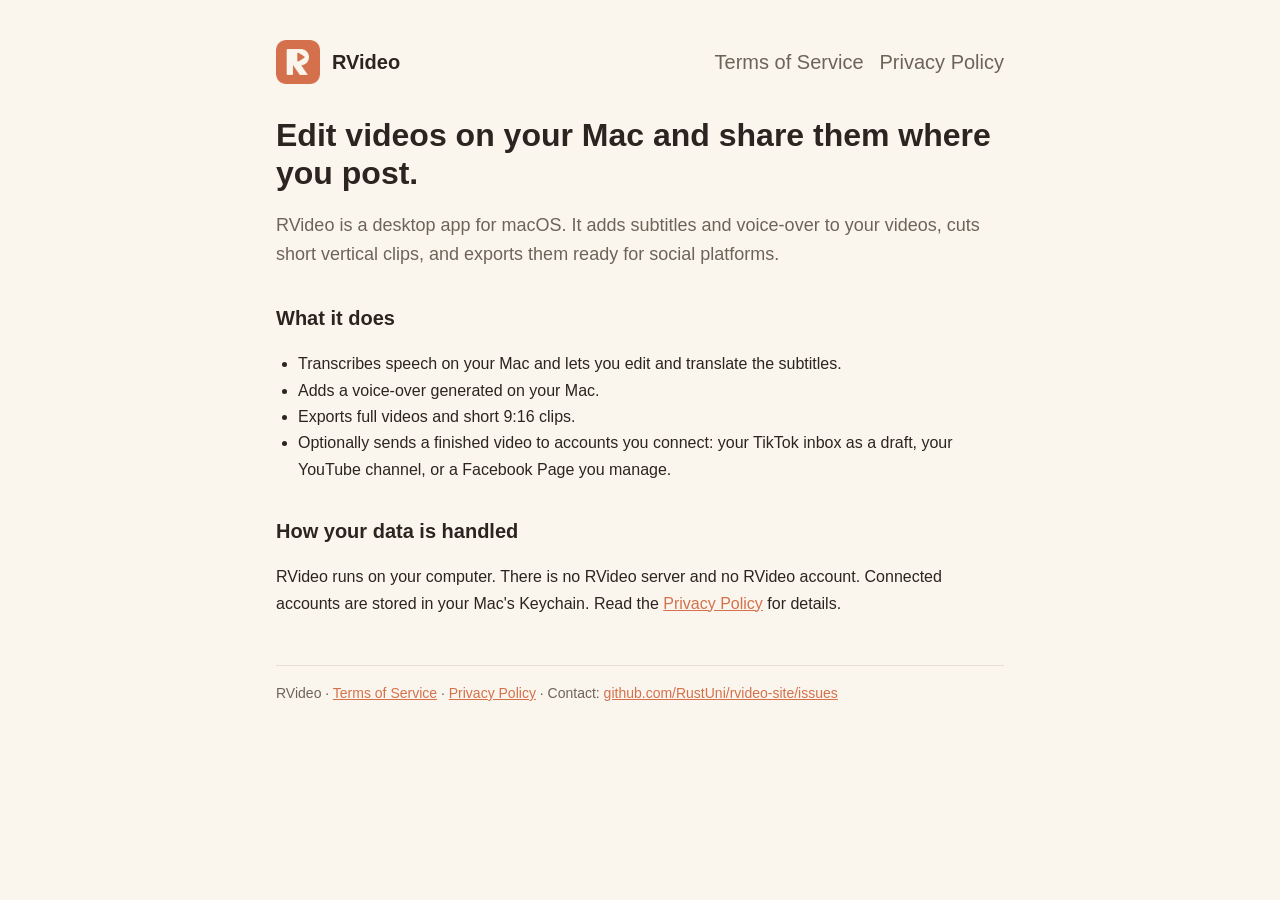
<file: index.html>
<!doctype html>
<html lang="en">
<head>
  <meta charset="utf-8">
  <meta name="viewport" content="width=device-width, initial-scale=1">
  <title>RVideo</title>
  <meta name="description" content="RVideo is a macOS desktop video editor for subtitles, voice-over and short clips.">
  <link rel="icon" href="logo.png">
  <link rel="stylesheet" href="style.css">
</head>
<body>
<main>
  <header>
    <img src="logo.png" alt="RVideo logo">
    <a href="index.html">RVideo</a>
    <nav><a href="terms.html">Terms of Service</a><a href="privacy.html">Privacy Policy</a></nav>
  </header>

  <h1>Edit videos on your Mac and share them where you post.</h1>
  <p class="lead">RVideo is a desktop app for macOS. It adds subtitles and voice-over to your videos,
    cuts short vertical clips, and exports them ready for social platforms.</p>

  <h2>What it does</h2>
  <ul>
    <li>Transcribes speech on your Mac and lets you edit and translate the subtitles.</li>
    <li>Adds a voice-over generated on your Mac.</li>
    <li>Exports full videos and short 9:16 clips.</li>
    <li>Optionally sends a finished video to accounts you connect: your TikTok inbox as a draft,
      your YouTube channel, or a Facebook Page you manage.</li>
  </ul>

  <h2>How your data is handled</h2>
  <p>RVideo runs on your computer. There is no RVideo server and no RVideo account.
    Connected accounts are stored in your Mac's Keychain. Read the
    <a href="privacy.html">Privacy Policy</a> for details.</p>

  <footer>RVideo &middot; <a href="terms.html">Terms of Service</a> &middot; <a href="privacy.html">Privacy Policy</a> &middot; Contact: <a href="https://github.com/RustUni/rvideo-site/issues">github.com/RustUni/rvideo-site/issues</a></footer>
</main>
</body>
</html>
</file>
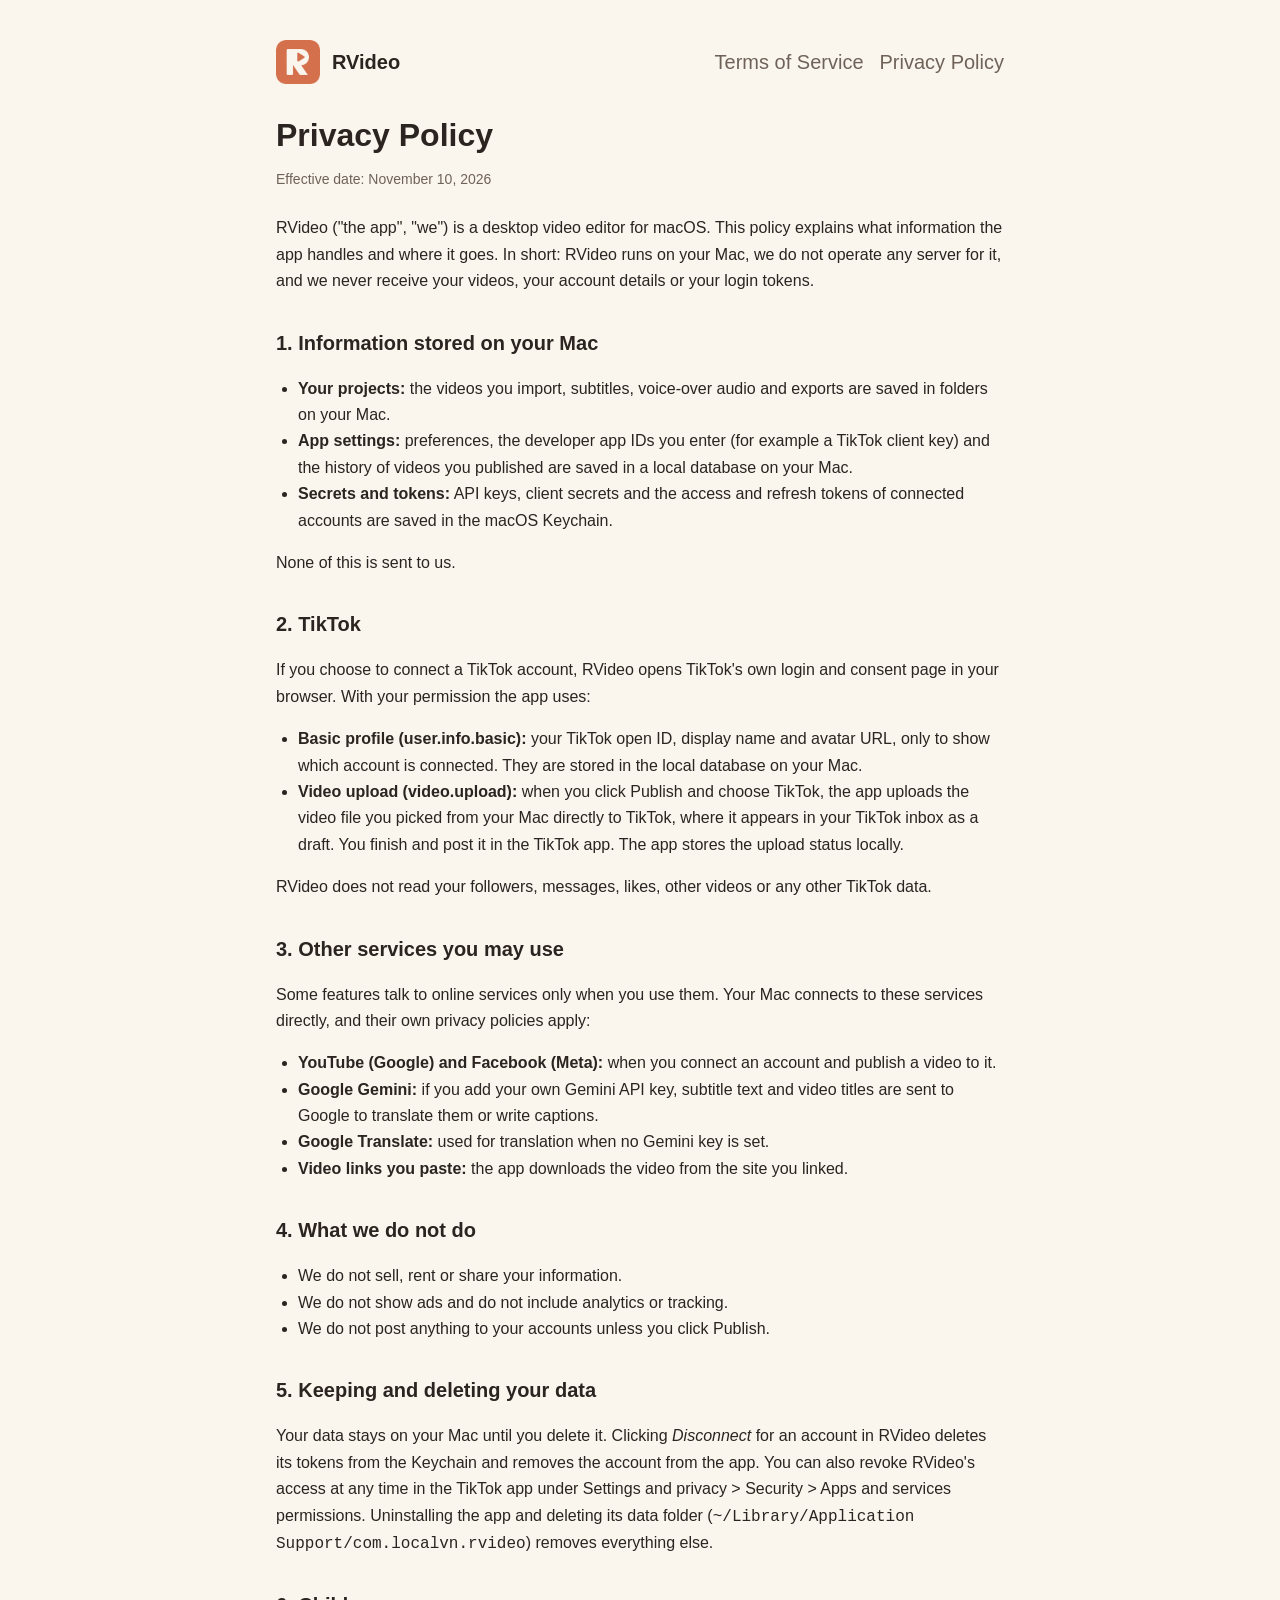
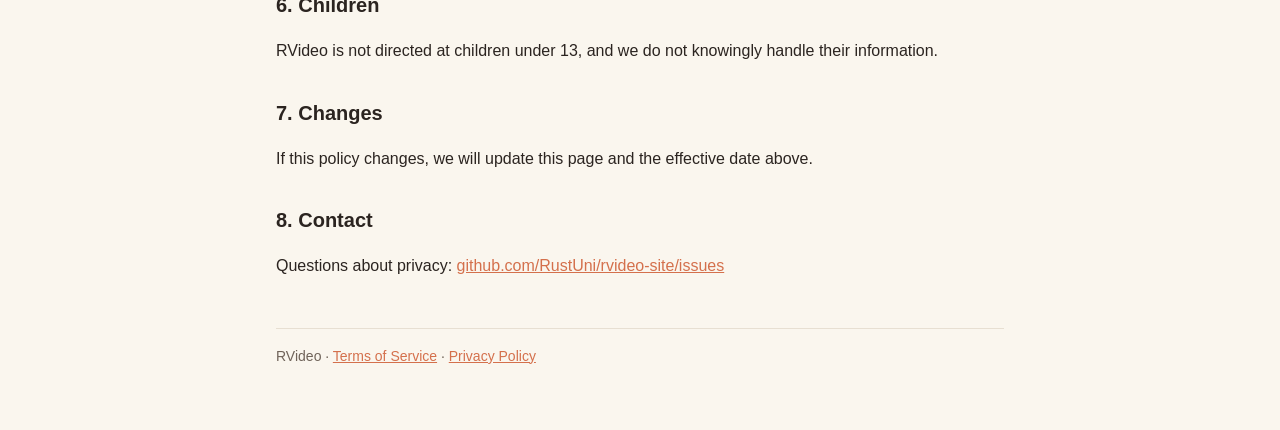
<file: privacy.html>
<!doctype html>
<html lang="en">
<head>
  <meta charset="utf-8">
  <meta name="viewport" content="width=device-width, initial-scale=1">
  <title>RVideo Privacy Policy</title>
  <link rel="icon" href="logo.png">
  <link rel="stylesheet" href="style.css">
</head>
<body>
<main>
  <header>
    <img src="logo.png" alt="RVideo logo">
    <a href="index.html">RVideo</a>
    <nav><a href="terms.html">Terms of Service</a><a href="privacy.html">Privacy Policy</a></nav>
  </header>

  <h1>Privacy Policy</h1>
  <p class="meta">Effective date: November 10, 2026</p>

  <p>RVideo ("the app", "we") is a desktop video editor for macOS. This policy explains what
    information the app handles and where it goes. In short: RVideo runs on your Mac, we do not
    operate any server for it, and we never receive your videos, your account details or your
    login tokens.</p>

  <h2>1. Information stored on your Mac</h2>
  <ul>
    <li><strong>Your projects:</strong> the videos you import, subtitles, voice-over audio and exports are
      saved in folders on your Mac.</li>
    <li><strong>App settings:</strong> preferences, the developer app IDs you enter (for example a TikTok
      client key) and the history of videos you published are saved in a local database on your Mac.</li>
    <li><strong>Secrets and tokens:</strong> API keys, client secrets and the access and refresh tokens
      of connected accounts are saved in the macOS Keychain.</li>
  </ul>
  <p>None of this is sent to us.</p>

  <h2>2. TikTok</h2>
  <p>If you choose to connect a TikTok account, RVideo opens TikTok's own login and consent page in
    your browser. With your permission the app uses:</p>
  <ul>
    <li><strong>Basic profile (user.info.basic):</strong> your TikTok open ID, display name and avatar
      URL, only to show which account is connected. They are stored in the local database on your Mac.</li>
    <li><strong>Video upload (video.upload):</strong> when you click Publish and choose TikTok, the app
      uploads the video file you picked from your Mac directly to TikTok, where it appears in your TikTok
      inbox as a draft. You finish and post it in the TikTok app. The app stores the upload status locally.</li>
  </ul>
  <p>RVideo does not read your followers, messages, likes, other videos or any other TikTok data.</p>

  <h2>3. Other services you may use</h2>
  <p>Some features talk to online services only when you use them. Your Mac connects to these services
    directly, and their own privacy policies apply:</p>
  <ul>
    <li><strong>YouTube (Google) and Facebook (Meta):</strong> when you connect an account and publish a
      video to it.</li>
    <li><strong>Google Gemini:</strong> if you add your own Gemini API key, subtitle text and video titles
      are sent to Google to translate them or write captions.</li>
    <li><strong>Google Translate:</strong> used for translation when no Gemini key is set.</li>
    <li><strong>Video links you paste:</strong> the app downloads the video from the site you linked.</li>
  </ul>

  <h2>4. What we do not do</h2>
  <ul>
    <li>We do not sell, rent or share your information.</li>
    <li>We do not show ads and do not include analytics or tracking.</li>
    <li>We do not post anything to your accounts unless you click Publish.</li>
  </ul>

  <h2>5. Keeping and deleting your data</h2>
  <p>Your data stays on your Mac until you delete it. Clicking <em>Disconnect</em> for an account in
    RVideo deletes its tokens from the Keychain and removes the account from the app. You can also
    revoke RVideo's access at any time in the TikTok app under Settings and privacy &gt; Security &gt;
    Apps and services permissions. Uninstalling the app and deleting its data folder
    (<code>~/Library/Application Support/com.localvn.rvideo</code>) removes everything else.</p>

  <h2>6. Children</h2>
  <p>RVideo is not directed at children under 13, and we do not knowingly handle their information.</p>

  <h2>7. Changes</h2>
  <p>If this policy changes, we will update this page and the effective date above.</p>

  <h2>8. Contact</h2>
  <p>Questions about privacy: <a href="https://github.com/RustUni/rvideo-site/issues">github.com/RustUni/rvideo-site/issues</a></p>

  <footer>RVideo &middot; <a href="terms.html">Terms of Service</a> &middot; <a href="privacy.html">Privacy Policy</a></footer>
</main>
</body>
</html>
</file>
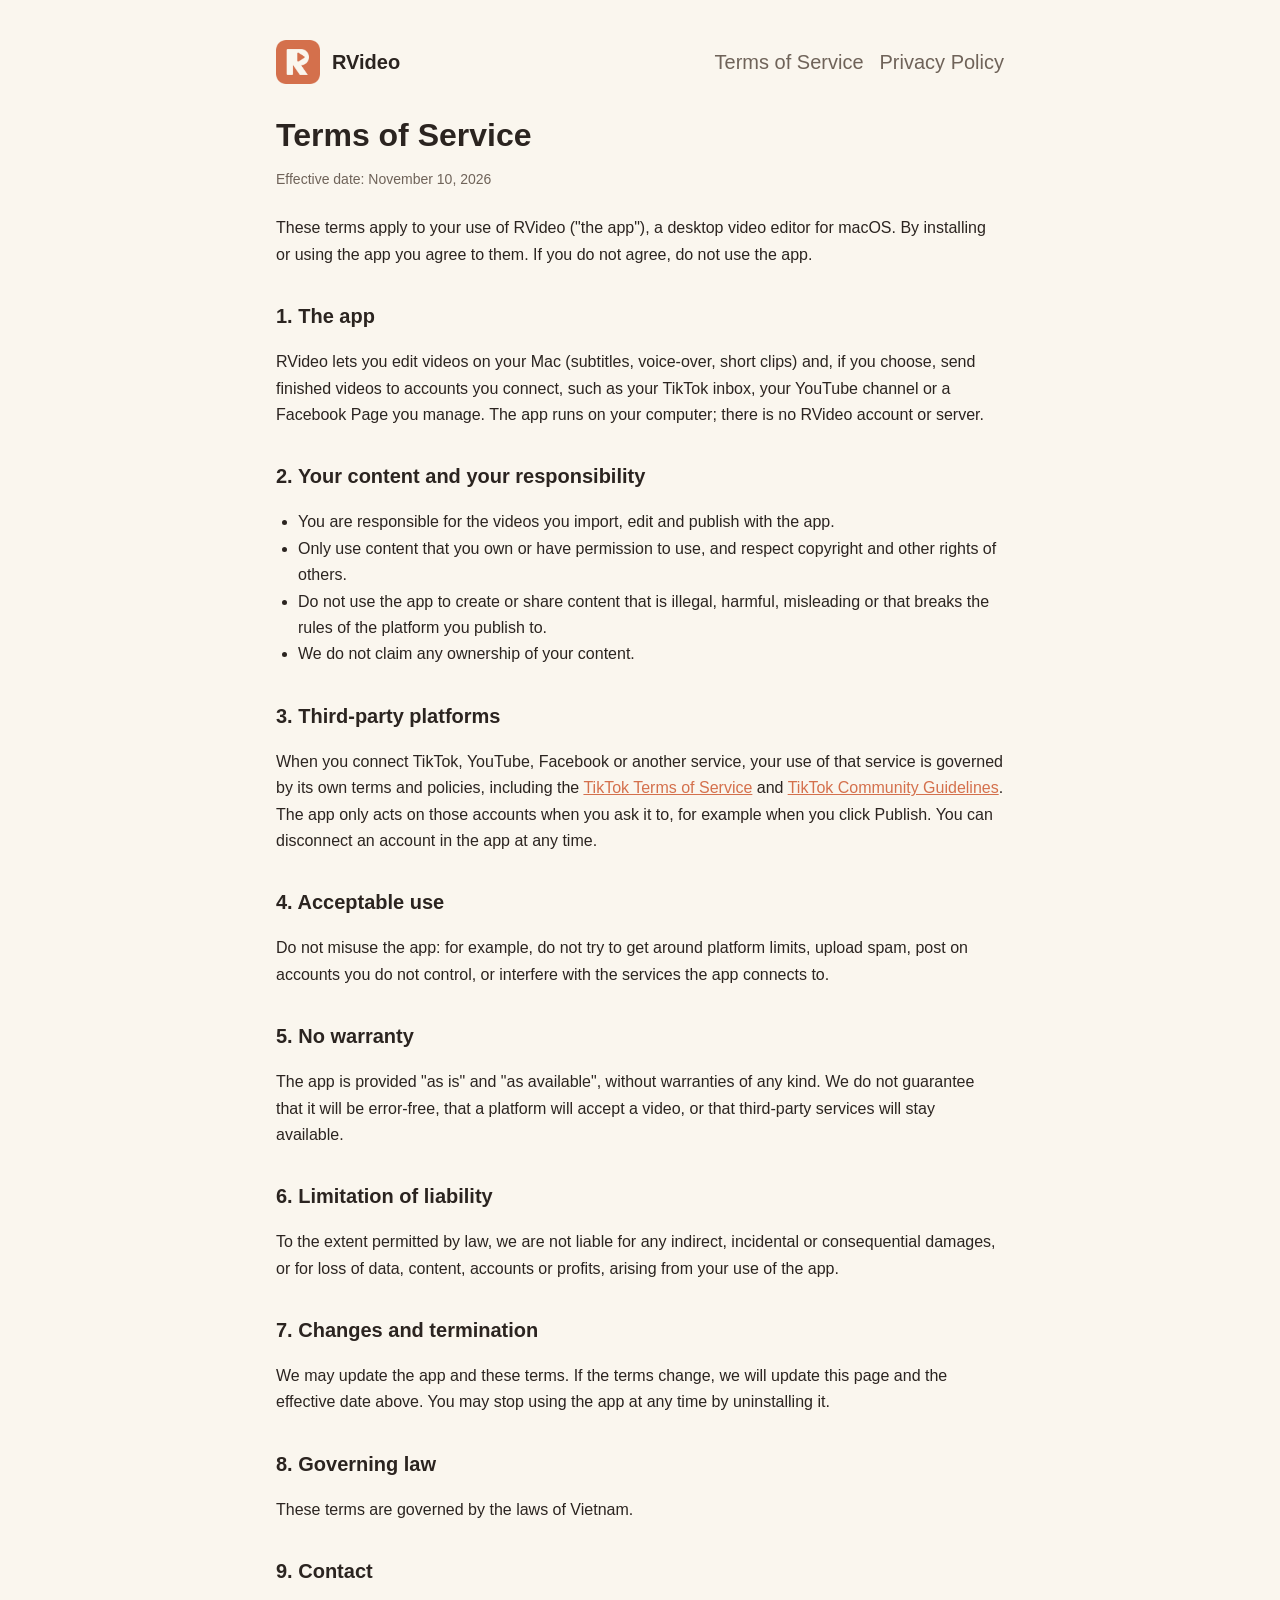
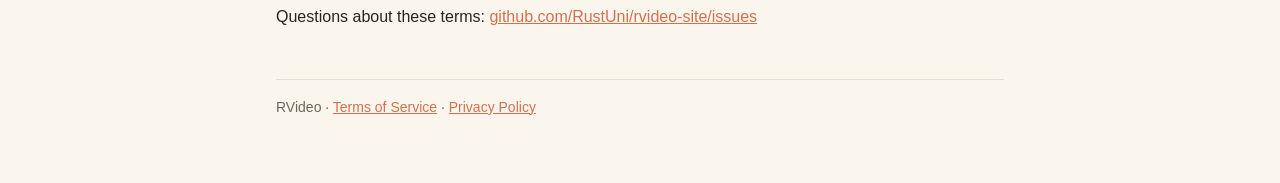
<file: terms.html>
<!doctype html>
<html lang="en">
<head>
  <meta charset="utf-8">
  <meta name="viewport" content="width=device-width, initial-scale=1">
  <title>RVideo Terms of Service</title>
  <link rel="icon" href="logo.png">
  <link rel="stylesheet" href="style.css">
</head>
<body>
<main>
  <header>
    <img src="logo.png" alt="RVideo logo">
    <a href="index.html">RVideo</a>
    <nav><a href="terms.html">Terms of Service</a><a href="privacy.html">Privacy Policy</a></nav>
  </header>

  <h1>Terms of Service</h1>
  <p class="meta">Effective date: November 10, 2026</p>

  <p>These terms apply to your use of RVideo ("the app"), a desktop video editor for macOS.
    By installing or using the app you agree to them. If you do not agree, do not use the app.</p>

  <h2>1. The app</h2>
  <p>RVideo lets you edit videos on your Mac (subtitles, voice-over, short clips) and, if you choose,
    send finished videos to accounts you connect, such as your TikTok inbox, your YouTube channel or a
    Facebook Page you manage. The app runs on your computer; there is no RVideo account or server.</p>

  <h2>2. Your content and your responsibility</h2>
  <ul>
    <li>You are responsible for the videos you import, edit and publish with the app.</li>
    <li>Only use content that you own or have permission to use, and respect copyright and other
      rights of others.</li>
    <li>Do not use the app to create or share content that is illegal, harmful, misleading or that
      breaks the rules of the platform you publish to.</li>
    <li>We do not claim any ownership of your content.</li>
  </ul>

  <h2>3. Third-party platforms</h2>
  <p>When you connect TikTok, YouTube, Facebook or another service, your use of that service is governed
    by its own terms and policies, including the
    <a href="https://www.tiktok.com/legal/terms-of-service">TikTok Terms of Service</a> and
    <a href="https://www.tiktok.com/community-guidelines">TikTok Community Guidelines</a>.
    The app only acts on those accounts when you ask it to, for example when you click Publish.
    You can disconnect an account in the app at any time.</p>

  <h2>4. Acceptable use</h2>
  <p>Do not misuse the app: for example, do not try to get around platform limits, upload spam, post
    on accounts you do not control, or interfere with the services the app connects to.</p>

  <h2>5. No warranty</h2>
  <p>The app is provided "as is" and "as available", without warranties of any kind. We do not
    guarantee that it will be error-free, that a platform will accept a video, or that third-party
    services will stay available.</p>

  <h2>6. Limitation of liability</h2>
  <p>To the extent permitted by law, we are not liable for any indirect, incidental or consequential
    damages, or for loss of data, content, accounts or profits, arising from your use of the app.</p>

  <h2>7. Changes and termination</h2>
  <p>We may update the app and these terms. If the terms change, we will update this page and the
    effective date above. You may stop using the app at any time by uninstalling it.</p>

  <h2>8. Governing law</h2>
  <p>These terms are governed by the laws of Vietnam.</p>

  <h2>9. Contact</h2>
  <p>Questions about these terms: <a href="https://github.com/RustUni/rvideo-site/issues">github.com/RustUni/rvideo-site/issues</a></p>

  <footer>RVideo &middot; <a href="terms.html">Terms of Service</a> &middot; <a href="privacy.html">Privacy Policy</a></footer>
</main>
</body>
</html>
</file>
<file: style.css>
:root {
  --bg: #faf6ee;
  --fg: #2b2420;
  --muted: #6f6359;
  --accent: #d4704c;
  --line: #e7dfd2;
}
@media (prefers-color-scheme: dark) {
  :root {
    --bg: #1c1816;
    --fg: #f1ebe3;
    --muted: #b3a79b;
    --accent: #e3825f;
    --line: #3a322d;
  }
}
* { box-sizing: border-box; }
body {
  margin: 0;
  background: var(--bg);
  color: var(--fg);
  font: 16px/1.65 -apple-system, BlinkMacSystemFont, "Segoe UI", Roboto, Helvetica, Arial, sans-serif;
}
main { max-width: 760px; margin: 0 auto; padding: 40px 16px 64px; }
header { display: flex; align-items: center; gap: 12px; margin-bottom: 32px; }
header img { width: 44px; height: 44px; }
header a { color: inherit; text-decoration: none; font-weight: 700; font-size: 20px; }
nav { margin-left: auto; display: flex; gap: 16px; font-size: 14px; }
nav a { color: var(--muted); font-weight: 500; }
h1 { font-size: 32px; line-height: 1.2; margin: 0 0 8px; }
h2 { font-size: 20px; margin: 32px 0 8px; }
p, li { color: var(--fg); }
.meta { color: var(--muted); font-size: 14px; margin-bottom: 24px; }
a { color: var(--accent); }
ul { padding-left: 22px; }
footer { margin-top: 48px; padding-top: 16px; border-top: 1px solid var(--line); color: var(--muted); font-size: 14px; }
.lead { font-size: 18px; color: var(--muted); }
</file>
